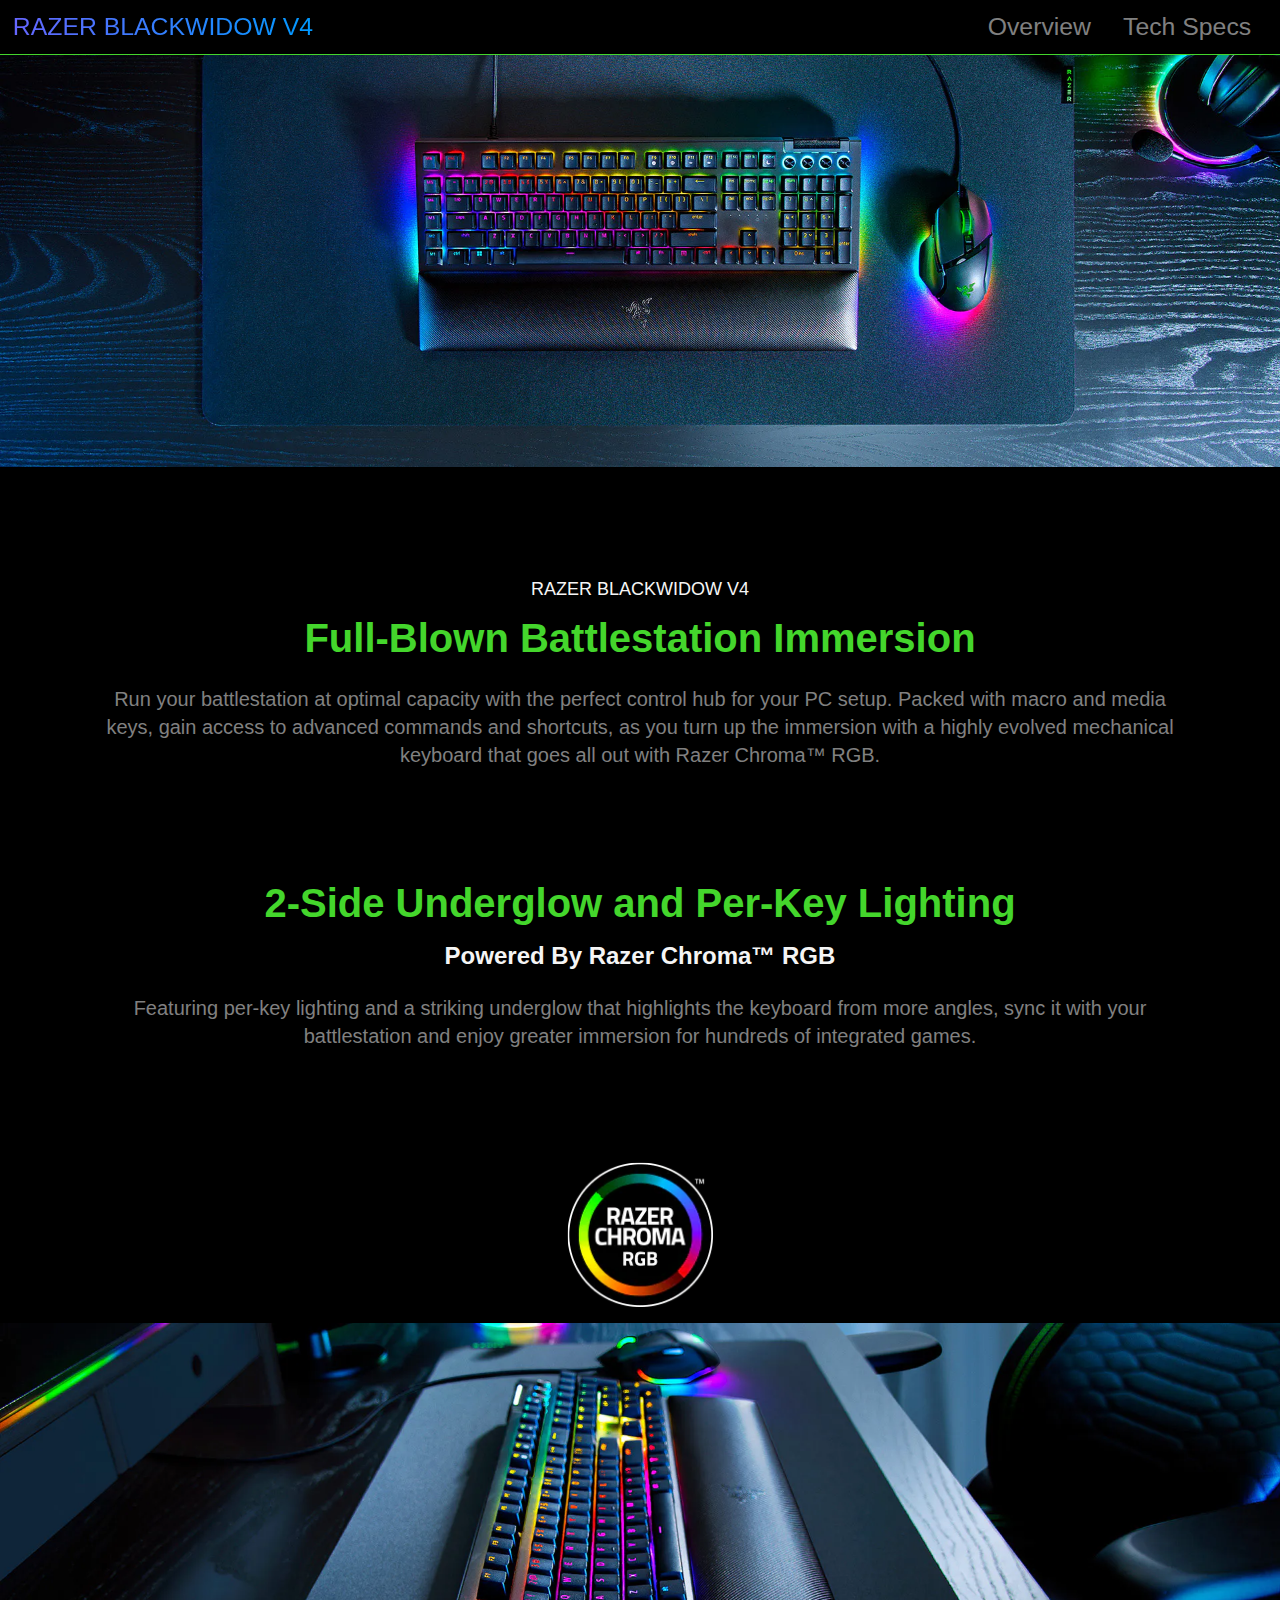
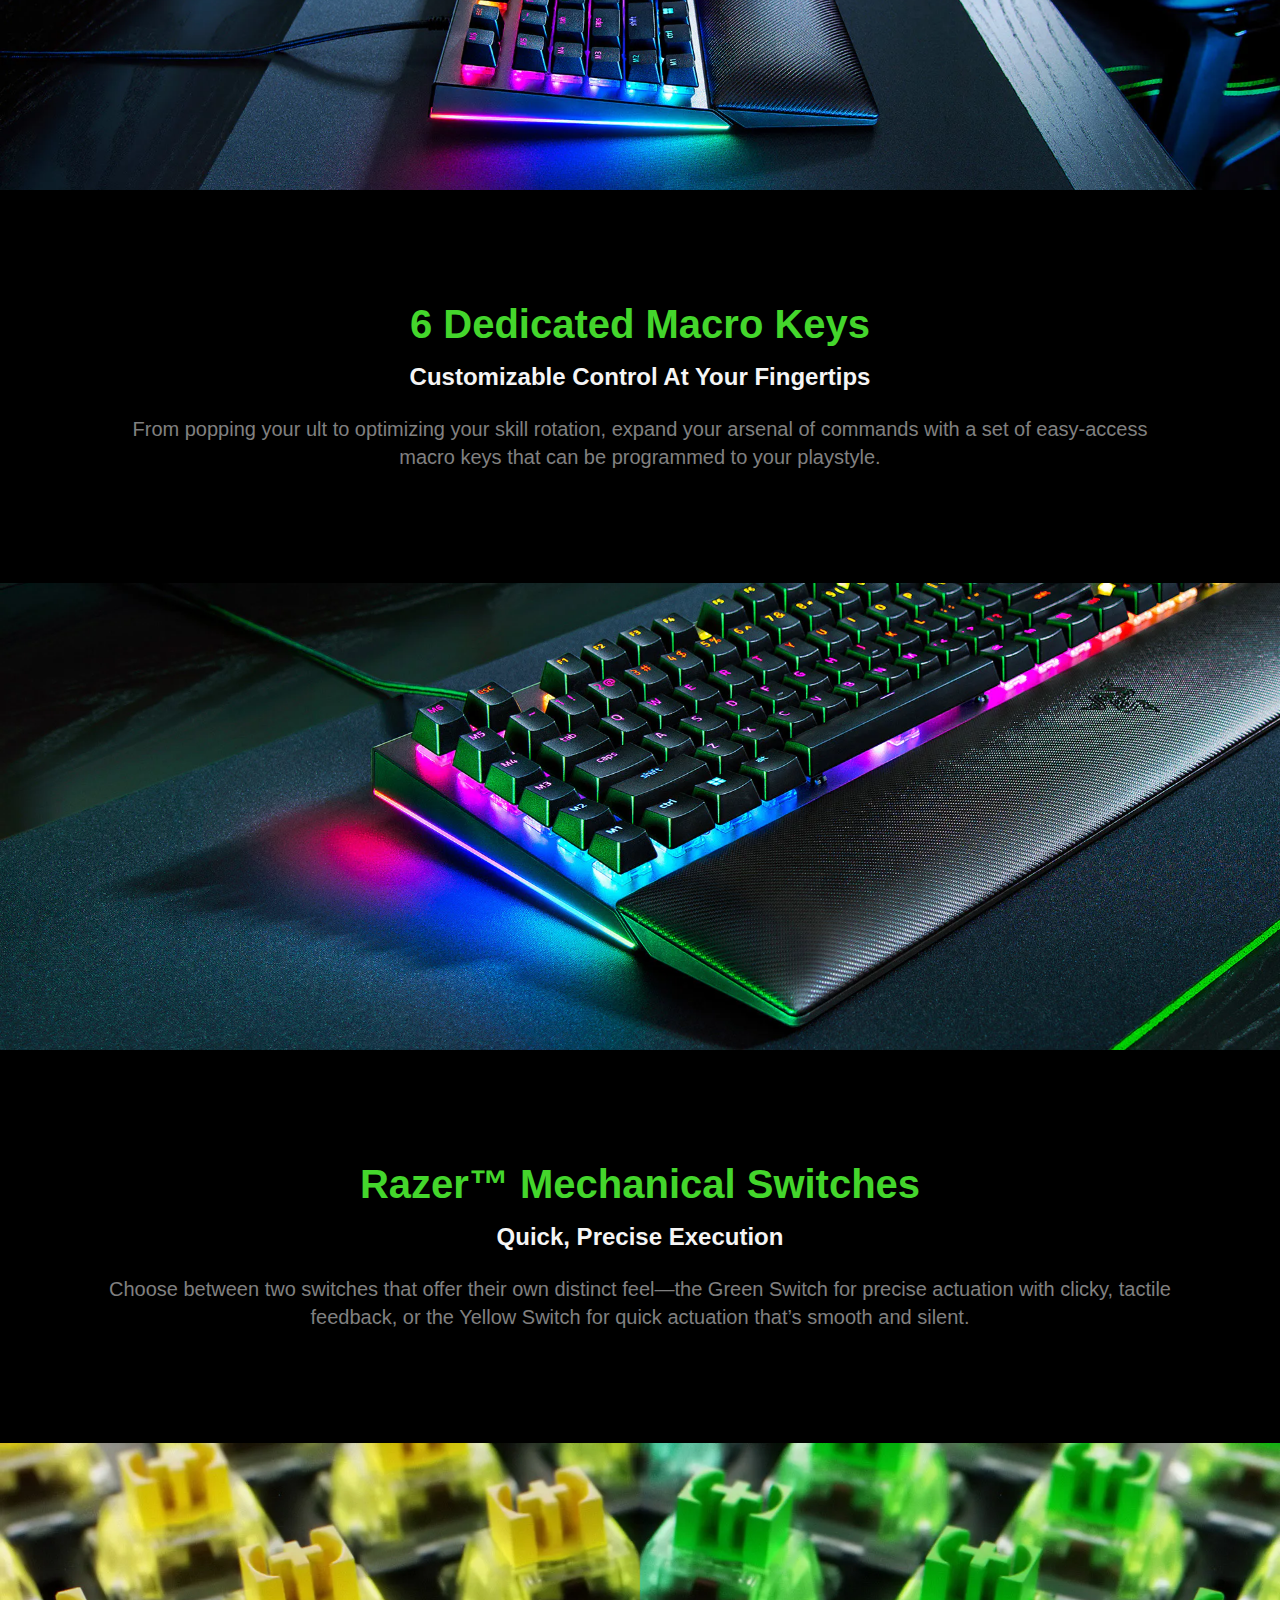
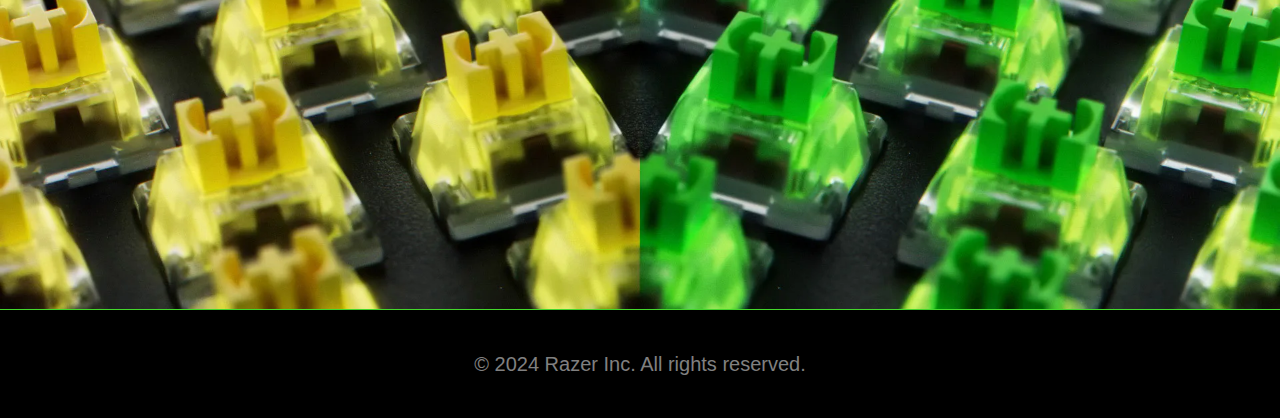
<file: index.html>
<!DOCTYPE html>
<html lang="en">

<head>
    <meta charset="UTF-8">
    <meta name="viewport" content="width=device-width, initial-scale=1.0">
    <title>Razer Blackwidow V4 - Overview</title>
    <link rel="stylesheet" href="./CSS/overview.css">
    <link rel="shortcut icon" href="./IMG/LOGO/icons8-razer-48.png" type="image/x-icon">
</head>

<body>
    <header>
        <nav>
            <ul class="nav-list">
                <li class="nav-item logo rainbow_text_animated"><span>RAZER BLACKWIDOW V4</span></li>
                <li class="nav-item"><a href="./index.html">Overview</a></li>
                <li class="nav-item"><a href="./HTML/techSpecs.html">Tech Specs</a></li>
            </ul>
        </nav>
    </header>

    <main>
        <figure id="first-figure">
            <img src="./IMG/razer-blackwidow-v4-hero-desktop.webp" alt="Razer BlackWidow V4 keyboard hero image"
                class="full-width-image">
        </figure>
        <section class="content">
            <h1>RAZER BLACKWIDOW V4</h1>
            <h2>Full-Blown Battlestation Immersion</h2>
            <p>Run your battlestation at optimal capacity with the perfect control hub for your PC setup. Packed with
                macro and media keys, gain access to advanced commands and shortcuts, as you turn up the immersion with
                a highly evolved mechanical keyboard that goes all out with Razer Chroma™ RGB.</p>
        </section>

        <section class="content">
            <h2>2-Side Underglow and Per-Key Lighting</h2>
            <h3>Powered By Razer Chroma™ RGB</h3>
            <p>Featuring per-key lighting and a striking underglow that highlights the keyboard from more angles, sync
                it with your battlestation and enjoy greater immersion for hundreds of integrated games.</p>
        </section>

        <figure>
            <img src="./IMG/razer-chroma-rgb-white-logo.webp" alt="Razer Chroma RGB logo" class="exclude">
        </figure>
        <figure>
            <img src="./IMG/razer-blackwidow-v4-lighting-desktop.webp" alt="Razer BlackWidow V4 keyboard lighting effects"
                class="full-width-image">
        </figure>

        <section class="content">
            <h2>6 Dedicated Macro Keys</h2>
            <h3>Customizable Control At Your Fingertips</h3>
            <p>From popping your ult to optimizing your skill rotation, expand your arsenal of commands with a set of
                easy-access macro keys that can be programmed to your playstyle.</p>
        </section>

        <figure>
            <img src="./IMG/razer-blackwidow-v4-macro-keys-desktop.webp" alt="Macro keys on Razer BlackWidow V4"
                class="full-width-image">
        </figure>

        <section class="content">
            <h2>Razer™ Mechanical Switches</h2>
            <h3>Quick, Precise Execution</h3>
            <p>Choose between two switches that offer their own distinct feel—the Green Switch for precise actuation
                with clicky, tactile feedback, or the Yellow Switch for quick actuation that’s smooth and silent.</p>
        </section>

        <figure id="last-figure">
            <img src="./IMG/razer-blackwidow-v4-mechanical-switches-desktop.webp"
                alt="Razer BlackWidow V4 mechanical switches" class="full-width-image">
        </figure>
    </main>

    <footer>
        <p>&copy; 2024 Razer Inc. All rights reserved.</p>
    </footer>
</body>

</html>
</file>
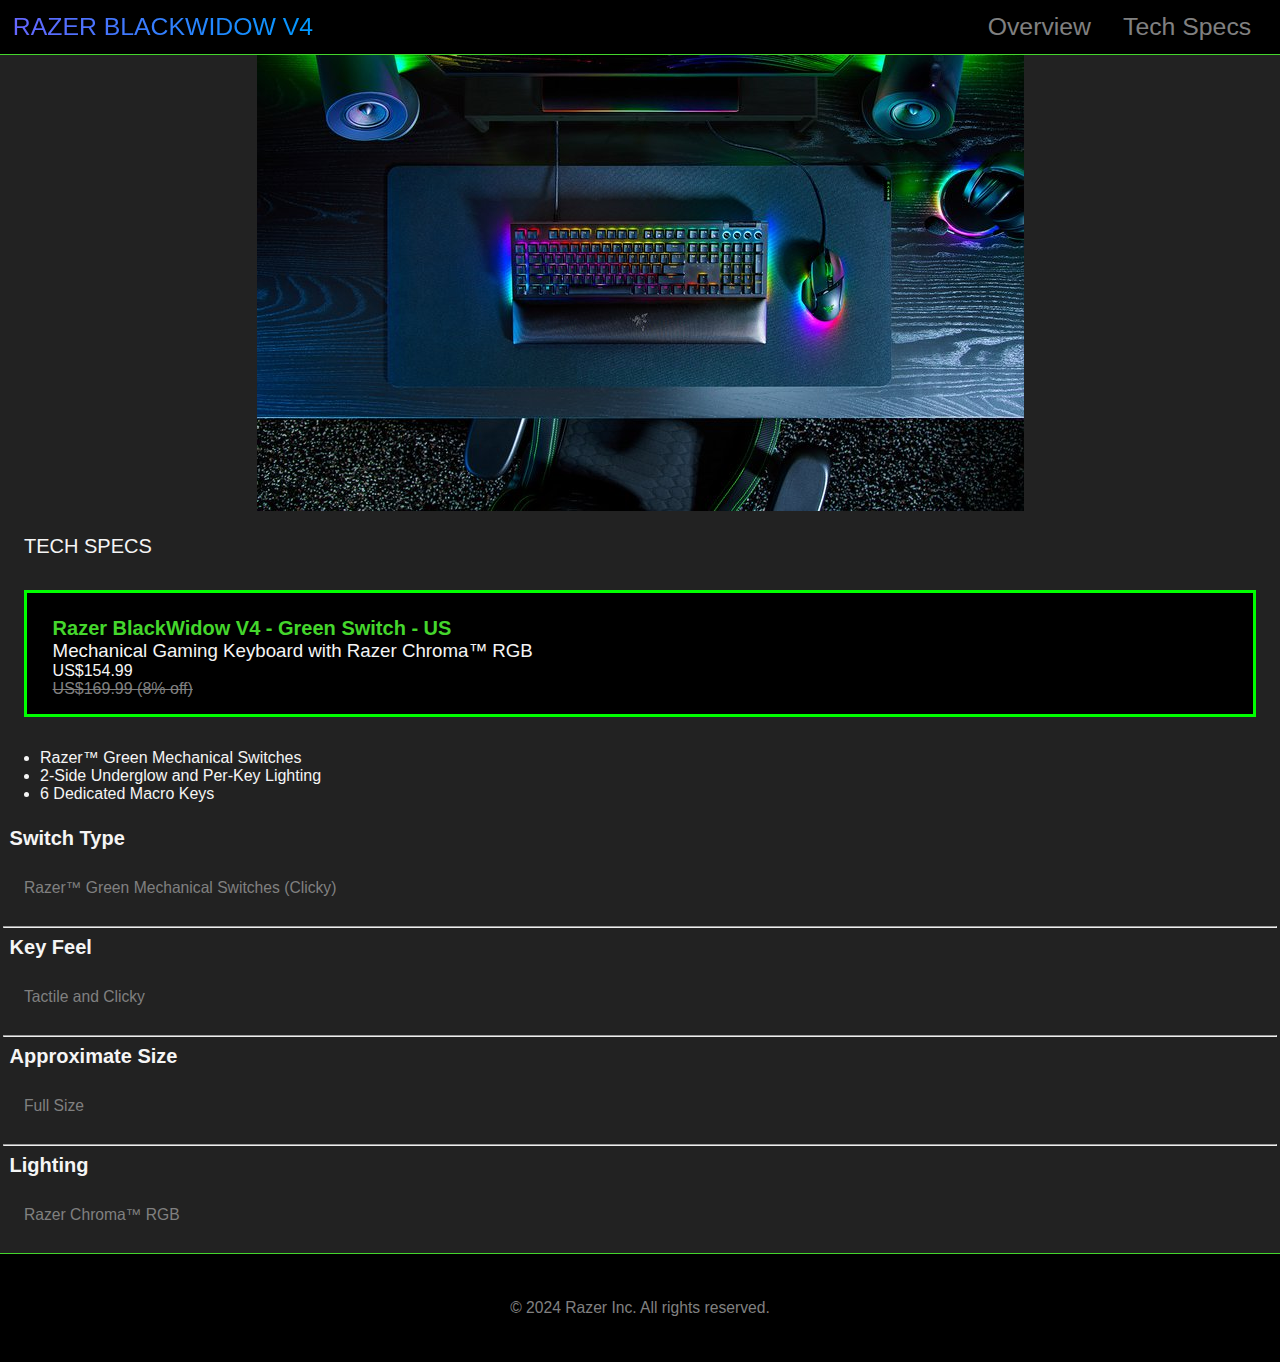
<file: HTML/techSpecs.html>
<!DOCTYPE html>
<html lang="en">

<head>
    <meta charset="UTF-8">
    <meta name="viewport" content="width=device-width, initial-scale=1.0">
    <title>Razer BlackWidow V4 - Tech Specs</title>
    <link rel="stylesheet" href="../CSS/techSpecs.css">
    <link rel="shortcut icon" href="../IMG/LOGO/icons8-razer-48.png" type="image/x-icon">
</head>

<body>
    <header>
        <nav>
            <ul class="nav-list">
                <li class="nav-item logo rainbow_text_animated"><span>RAZER BLACKWIDOW V4</span></li>
                <li class="nav-item"><a href="../index.html">Overview</a></li>
                <li class="nav-item"><a href="./techSpecs.html">Tech Specs</a></li>
            </ul>
        </nav>
    </header>

    <main>
        <figure>
            <img src="../IMG/https___hybrismediaprod.blob.core.windows.net_sys-master-phoenix-images-container_h2c_ha7_9618906480670_230718-blackwidow-v4-1500x1000-1.jpg"
                alt="Razer Blackwidow V4 keyboard" class="full-width-image">
        </figure>

        <article>
            <h1>TECH SPECS</h1>

            <section class="content">
                <h2>Razer BlackWidow V4 - Green Switch - US</h2>
                <h3>Mechanical Gaming Keyboard with Razer Chroma™ RGB</h3>
                <div>
                    <span>US$154.99</span>
                </div>
                <div>
                    <del>US$169.99 (8% off)</del>
                </div>
            </section>
            <section>
                <ul class="info">
                    <li>Razer™ Green Mechanical Switches</li>
                    <li>2-Side Underglow and Per-Key Lighting</li>
                    <li>6 Dedicated Macro Keys</li>
                </ul>
            </section>
            <section>
            <h2>Switch Type</h2>
            <p>Razer™ Green Mechanical Switches (Clicky)</p>
            </section>
            <hr>
            <section>
                <h2>Key Feel</h2>
                <p>Tactile and Clicky</p>
            </section>
            <hr>
            <section>
                <h2>Approximate Size</h2>
                <p>Full Size</p>
            </section>
            <hr>
            <section>
                <h2>Lighting</h2>
                <p>Razer Chroma™ RGB</p>
            </section>
        </article>
    </main>

    <footer>
        <p>&copy; 2024 Razer Inc. All rights reserved.</p>
    </footer>
</body>

</html>
</file>
<file: CSS/overview.css>
* {
    margin: 0;
    padding: 0;
    box-sizing: border-box;
    font-family: Arial, Helvetica, sans-serif;
    font-size: 62, 5%;
}

body {
    background-color: black;
    color: whitesmoke;
    font-size: 16px;
    overflow-x: hidden;
}

header {
    position: fixed;
    width: 100%;
    border-bottom: solid 1px #44d62c;
    background-color: black;
    z-index: 100;
    padding: 0.8rem;
}

.nav-list {
    display: flex;
    list-style: none;
}

.nav-item {
    justify-content: space-between;
    font-size:calc(12px + 1vw);
}

.nav-item.logo {
    margin-right: auto;
}

a {
    color: grey;
    text-decoration: none;
    transition: color 0.3s;
    margin: 0 1rem;
}

a:hover {
    color: #44d62c;
}

main {
    padding: auto;
}

.content {
    text-align: center;
    margin: 7rem auto;
    max-width: 70rem;
}

h1 {
    font-weight: 100;
    margin-bottom: 1rem;
    font-size: 18px;
}

h2 {
    color: #44d62c;
    font-size: 2.5rem;
    margin-bottom: 1rem;
}

h3 {
    font-size: 1.5rem;
    color: whitesmoke;
    margin-bottom: 1rem;
}

p {
    color: grey;
    font-size: 1.25rem;
    line-height: 1.75rem;
    margin: 1.5rem 1.5rem;
}


img {
    max-width: 100%;
    height: auto;
    display: block;
    margin: 0 auto;
}

.full-width-image {
    margin: 0 auto;
}

footer {
    text-align: center;
    padding: 1rem;
    background-color: black;
    border-top: 1px solid #44d62c;
    color: whitesmoke;
}

.exclude {
    width: 9.1rem;
    margin: 1rem auto;
}

#first-figure {
    margin-top: 0;
}

#last-figure {
    margin-bottom: 0;
}
.rainbow_text_animated {
    background: linear-gradient(to right, #6666ff, #0099ff, #00ff00, #ff3399, #6666ff);
    -webkit-background-clip: text;
    background-clip: text;
    color: transparent;
    animation: rainbow_animation 3s ease-in-out infinite;
    background-size: 400% 100%;
}

@keyframes rainbow_animation {

    0%,
    100% {
        background-position: 0 0;
    }

    50% {
        background-position: 100% 0;
    }
}
</file>
<file: CSS/techSpecs.css>
* {
    margin: 0;
    padding: 0;
    box-sizing: border-box;
    font-family: Arial, Helvetica, sans-serif;
}

body {
    background-color: #222;
    color: whitesmoke;
    font-size: 16px;
    overflow-x: hidden;
}

main {
    padding: auto;
}

header {
    position: fixed;
    width: 100%;
    border-bottom: solid 1px #44d62c;
    background-color: black;
    z-index: 100;
    padding: 0.8rem;
}


.full-width-image {
    margin: 0 auto;
}

footer {
    text-align: center;
    padding: 1rem;
    background-color: black;
    border-top: 1px solid #44d62c;
    color: whitesmoke;
}


.info{
    margin-left: 2.5rem;
    margin-bottom: 1.5rem;
    color: whitesmoke;
}

.content {
    color: #44d62c;
    font-weight: 100;
    font-size: 16px;
    margin: 2rem 1.5rem;
    border: solid #00ff00;
    padding: 1rem;
    align-content: center;
    background-color: black;
}

.content h3 {
    color: whitesmoke;
    font-weight: 100;
    margin-left: 0.6rem;
}

.content span {
    color: whitesmoke;
    margin-left: 0.6rem;
}

.content del {
    margin-left: 0.6rem;
    color: gray;
}

.nav-list {
    display: flex;
    list-style: none;
}

.nav-item {
    justify-content: space-between;
    font-size:calc(12px + 1vw);
}

.nav-item.logo {
    margin-right: auto;
}

a {
    color: grey;
    text-decoration: none;
    transition: color 0.3s;
    margin: 0 1rem;
}

a:hover {
    color: #44d62c;
}

p {
    color: grey;
    font-size: 0.979rem;
    line-height: 1.75rem;
    margin: 1.5rem;
}

h1 {
    margin: 1.5rem;
    font-weight: 100;
    font-size: 20px;
}

h2 {
    font-size: 1.25rem;
    margin-left: 0.6rem;
    margin-top: 0.5rem;
}

hr {
    margin: 0 0.2rem;
}

img {
    max-width: 100%;
    display: block;
    margin: 0 auto;
}

.rainbow_text_animated {
    background: linear-gradient(to right, #6666ff, #0099ff, #00ff00, #ff3399, #6666ff);
    -webkit-background-clip: text;
    background-clip: text;
    color: transparent;
    animation: rainbow_animation 3s ease-in-out infinite;
    background-size: 400% 100%;
}

@keyframes rainbow_animation {

    0%,
    100% {
        background-position: 0 0;
    }

    50% {
        background-position: 100% 0;
    }
}
</file>
